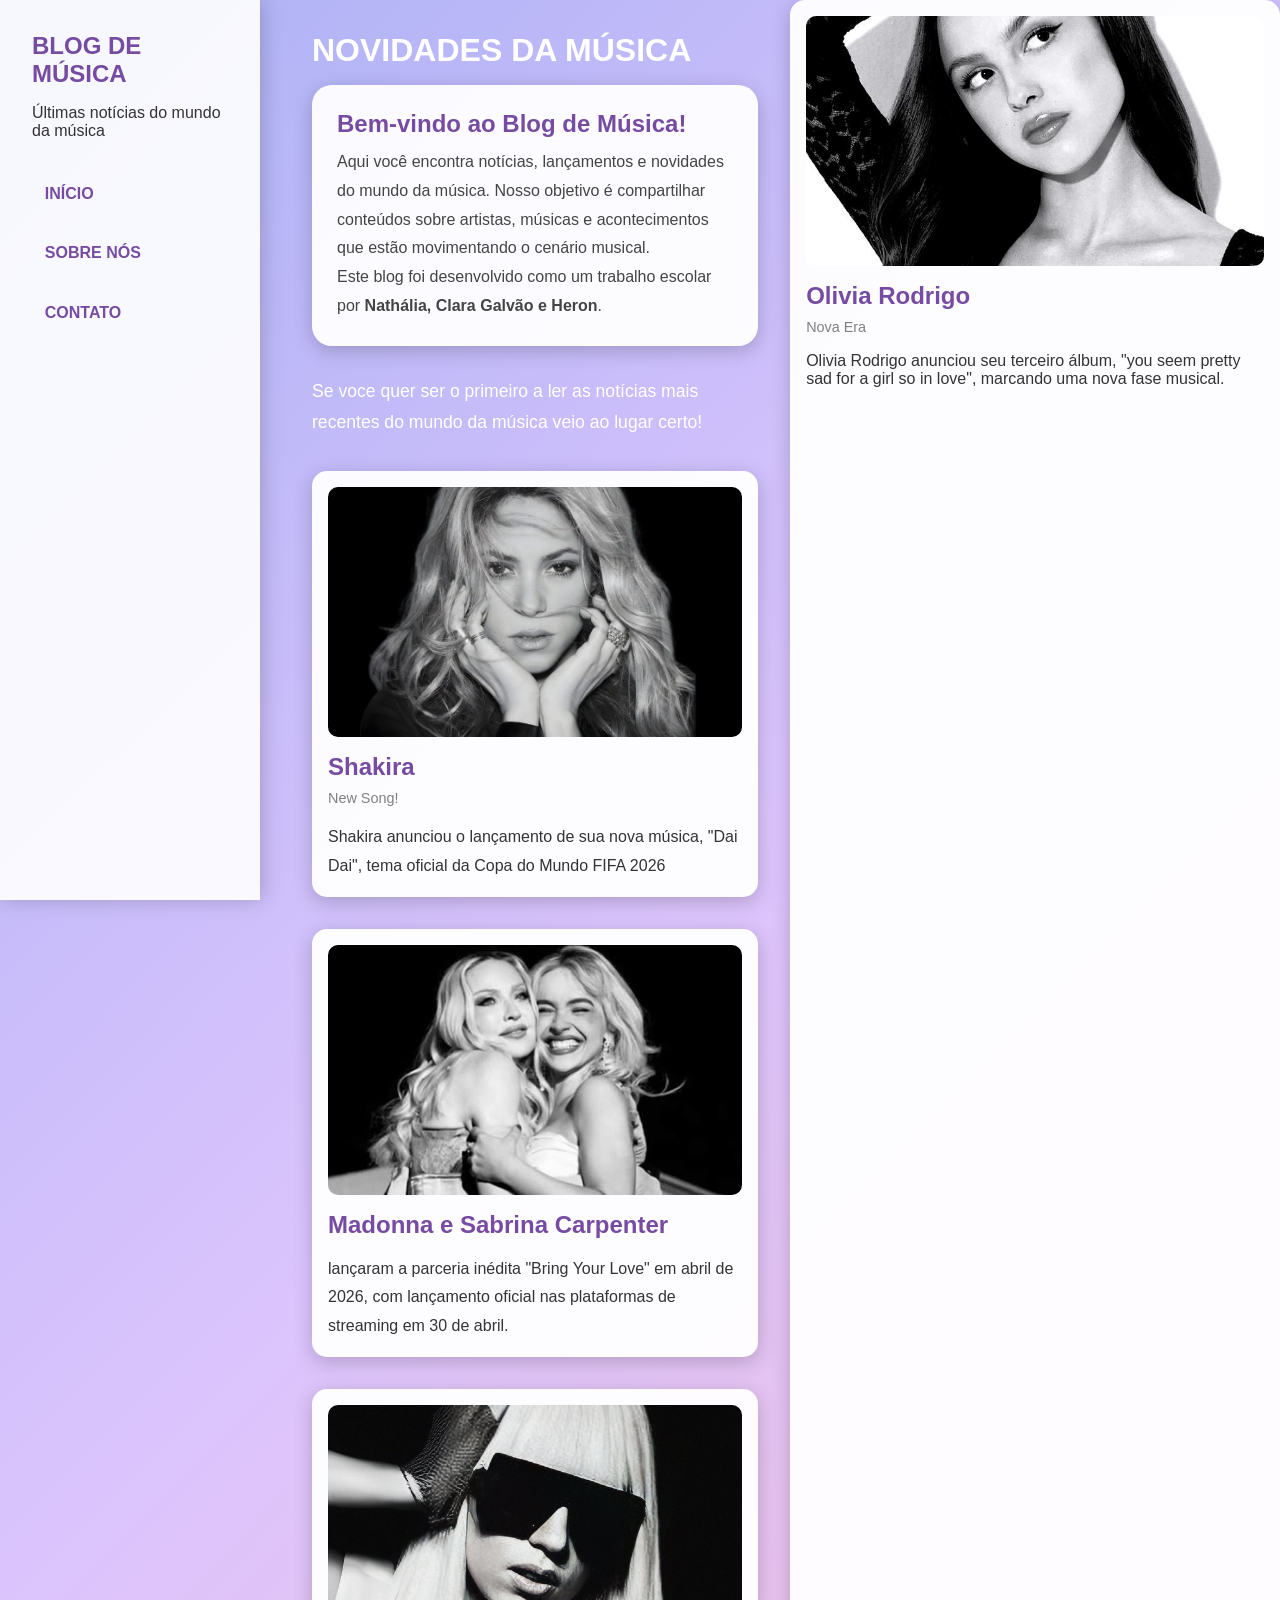
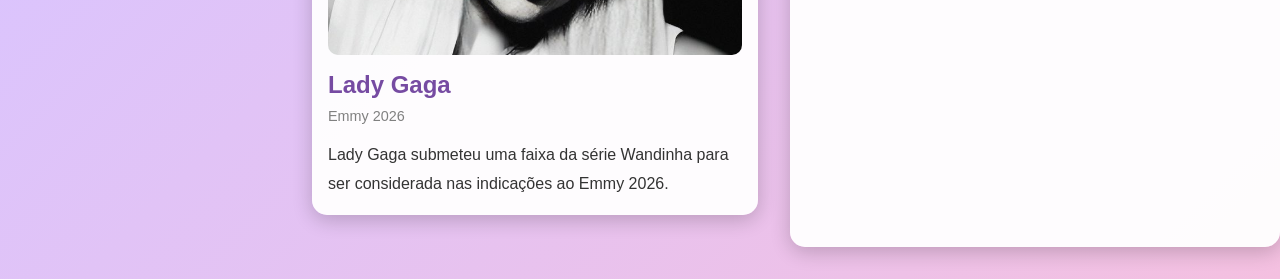
<file: index.html>
<!DOCTYPE html>
<html lang="pt-br">
<head>
    <meta charset="UTF-8">
    <meta name="viewport" content="width=device-width, initial-scale=1.0">
    <title>Blog de Música</title>
    <link rel="stylesheet" href="css/style.css">
</head>
<body>

    <div class="sidebar">
        <h2>BLOG DE MÚSICA</h2>
        <p>Últimas notícias do mundo da música</p>

        <nav>
            <a href="#">INÍCIO</a>
            <a href="sobre.html">SOBRE NÓS</a>
            <a href="contato.html">CONTATO</a>
        </nav>
    </div>

    <div class="conteudo">

        <h1>NOVIDADES DA MÚSICA</h1>
        <div class="inicio-box">

    <h2>Bem-vindo ao Blog de Música!</h2>

    <p>
        Aqui você encontra notícias, lançamentos e novidades do mundo da música.
        Nosso objetivo é compartilhar conteúdos sobre artistas, músicas e
        acontecimentos que estão movimentando o cenário musical.
    </p>

    <p>
        Este blog foi desenvolvido como um trabalho escolar por
        <strong>Nathália, Clara Galvão e Heron</strong>.
    </p>

</div>

        <p class="descricao">
            Se voce quer ser o primeiro a ler as notícias mais 
            recentes do mundo da música veio ao lugar certo!
        </p>

        <a href="shakira.html" class="post">
            <img src="shakira.img.jpg" alt="Imagem">

    <div class="texto">
        <h2>Shakira</h2>
        <span>New Song!</span>

        <p>
            Shakira anunciou o lançamento de sua nova música, "Dai Dai", 
                    tema oficial da Copa do Mundo FIFA 2026
        </p>
    </div>
</a>

        <a href="sabrina.html" class="post">
    <img src="sabrina.img.jpg" alt="Imagem">

    <div class="texto">
        <h2>Madonna e Sabrina Carpenter</h2>

        <p>
            lançaram a parceria inédita "Bring Your Love" em abril de 2026,
            com lançamento oficial nas plataformas de streaming em 30 de abril.
        </p>
    </div>
</a>

<a href="gaga.html" class="post">
    <img src="lady-gaga.png" alt="post">

    <div class="texto">
        <h2>Lady Gaga</h2>
        <span>Emmy 2026</span>

        <p>
            Lady Gaga submeteu uma faixa da série Wandinha para ser
            considerada nas indicações ao Emmy 2026.
        </p>
    </div>
</a>

</div>
<a href="olivia.html" class="post">

    <img src="olivia.jpg" alt="Olivia Rodrigo">

    <div class="texto">
        <h2>Olivia Rodrigo</h2>
        <span>Nova Era</span>

        <p>
            Olivia Rodrigo anunciou seu terceiro álbum,
            "you seem pretty sad for a girl so in love",
            marcando uma nova fase musical.
        </p>
    </div>

</a>
</file>
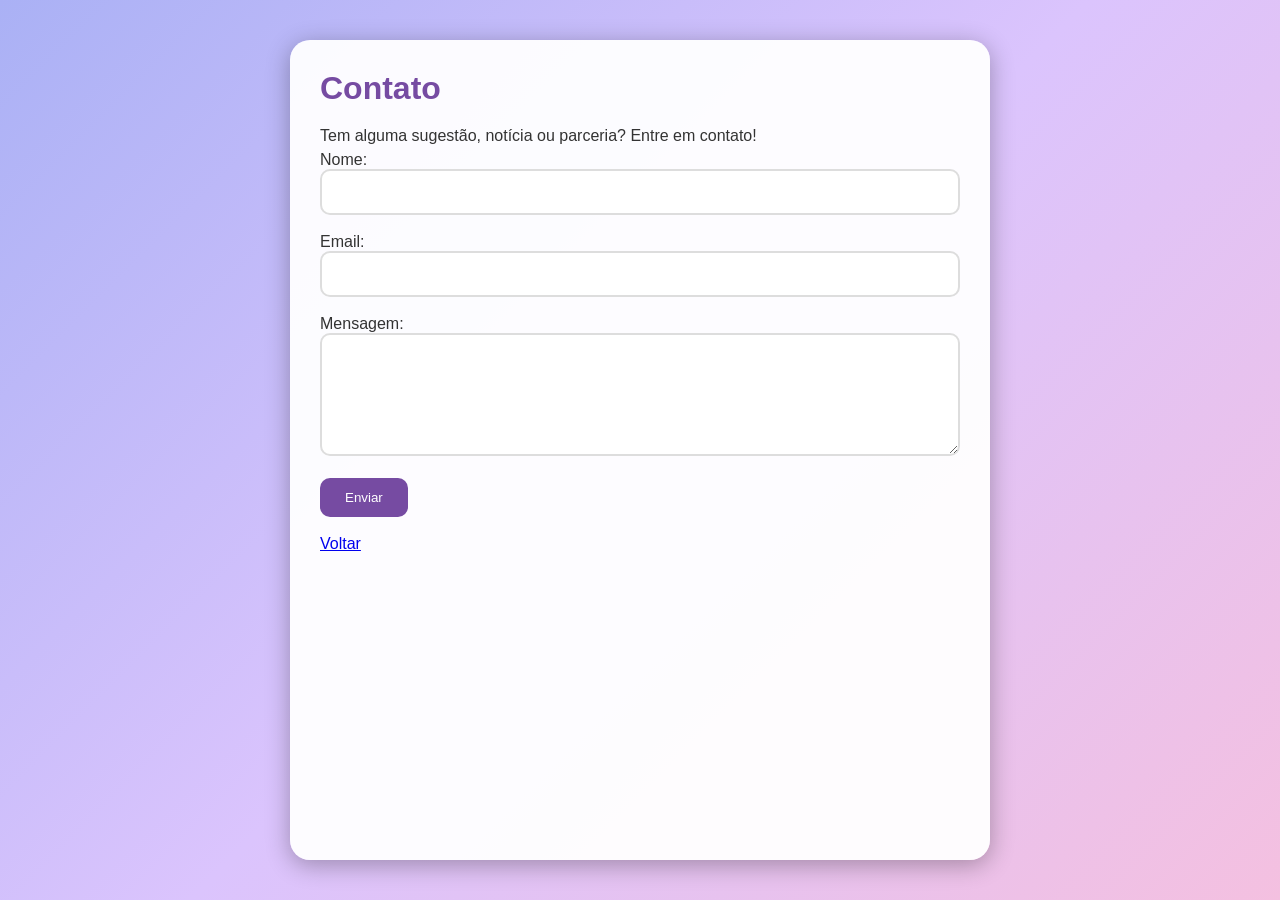
<file: contato.html>
<!DOCTYPE html>
<html lang="pt-br">

<head>
    <meta charset="UTF-8">
    <title>Contato</title>
    <link rel="stylesheet" href="css/style.css">
</head>

<body>

<div class="conteudo contato">

    <h1>Contato</h1>

    <p>
        Tem alguma sugestão, notícia ou parceria? Entre em contato!
    </p>

    <form>

        <label>Nome:</label><br>
        <input type="text"><br><br>

        <label>Email:</label><br>
        <input type="email"><br><br>

        <label>Mensagem:</label><br>
        <textarea rows="5"></textarea><br><br>

        <button type="submit">Enviar</button>

    </form>

    <br>

    <a href="index.html">Voltar</a>

</div>

</body>
</html>
</file>
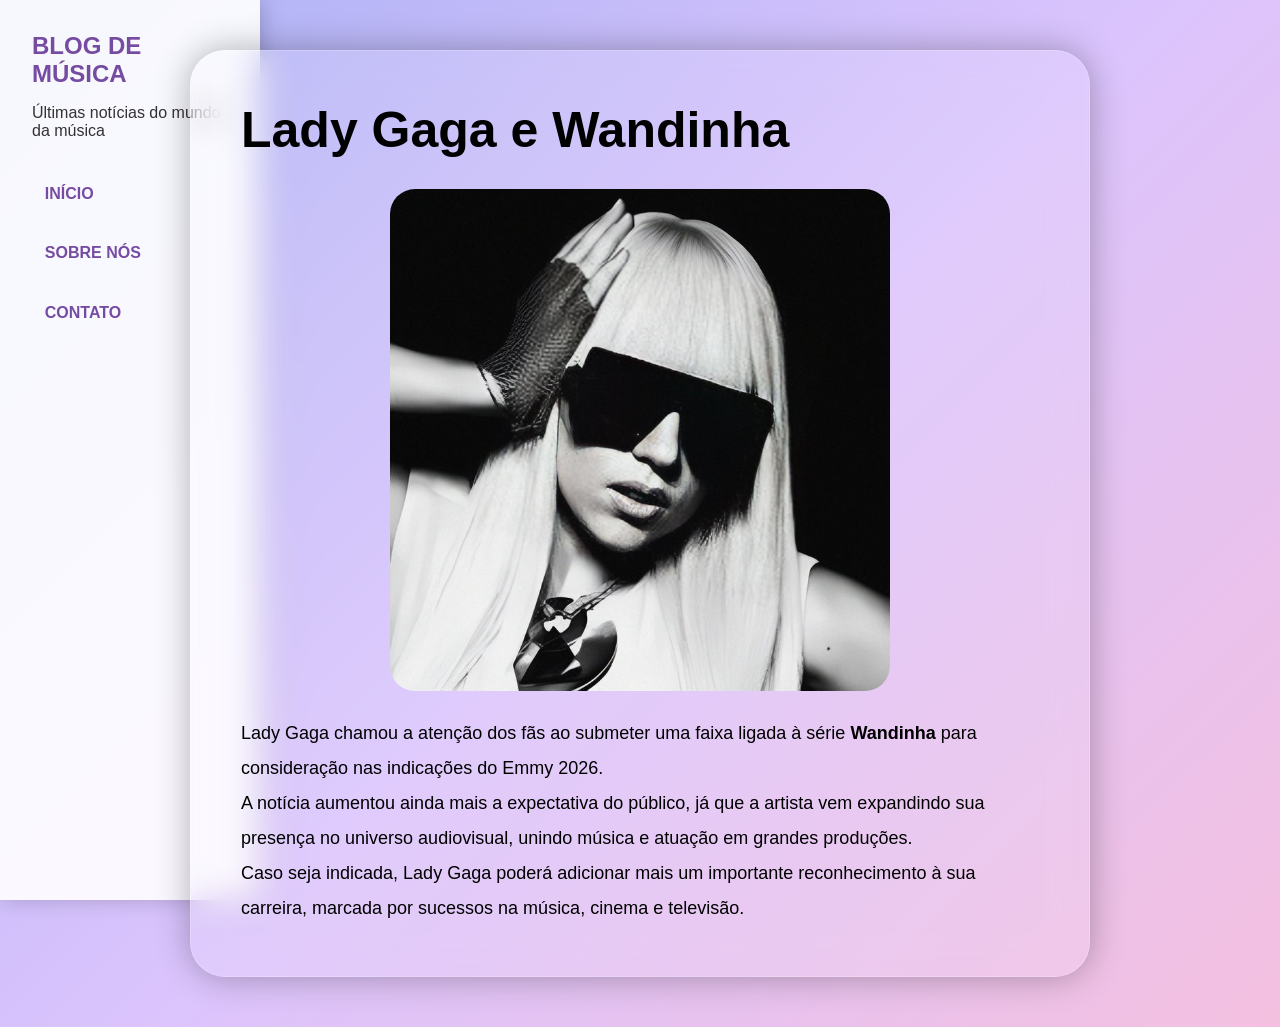
<file: gaga.html>
<!DOCTYPE html>
<html lang="pt-br">
<head>
    <meta charset="UTF-8">
    <meta name="viewport" content="width=device-width, initial-scale=1.0">
    <title>Lady Gaga</title>
    <link rel="stylesheet" href="css/style.css">
</head>
<body>

<div class="sidebar">
    <h2>BLOG DE MÚSICA</h2>
    <p>Últimas notícias do mundo da música</p>

    <nav>
        <a href="index.html">INÍCIO</a>
        <a href="sobre.html">SOBRE NÓS</a>
        <a href="contato.html">CONTATO</a>
    </nav>
</div>
<div class="pagina-artista">

    <h1>Lady Gaga e Wandinha</h1>

    <img src="lady-gaga.png" alt="Lady Gaga">

    <p>
        Lady Gaga chamou a atenção dos fãs ao submeter uma faixa ligada
        à série <strong>Wandinha</strong> para consideração nas indicações
        do Emmy 2026.
    </p>

    <p>
        A notícia aumentou ainda mais a expectativa do público, já que a
        artista vem expandindo sua presença no universo audiovisual,
        unindo música e atuação em grandes produções.
    </p>

    <p>
        Caso seja indicada, Lady Gaga poderá adicionar mais um importante
        reconhecimento à sua carreira, marcada por sucessos na música,
        cinema e televisão.
    </p>

</body>
</html>
</file>
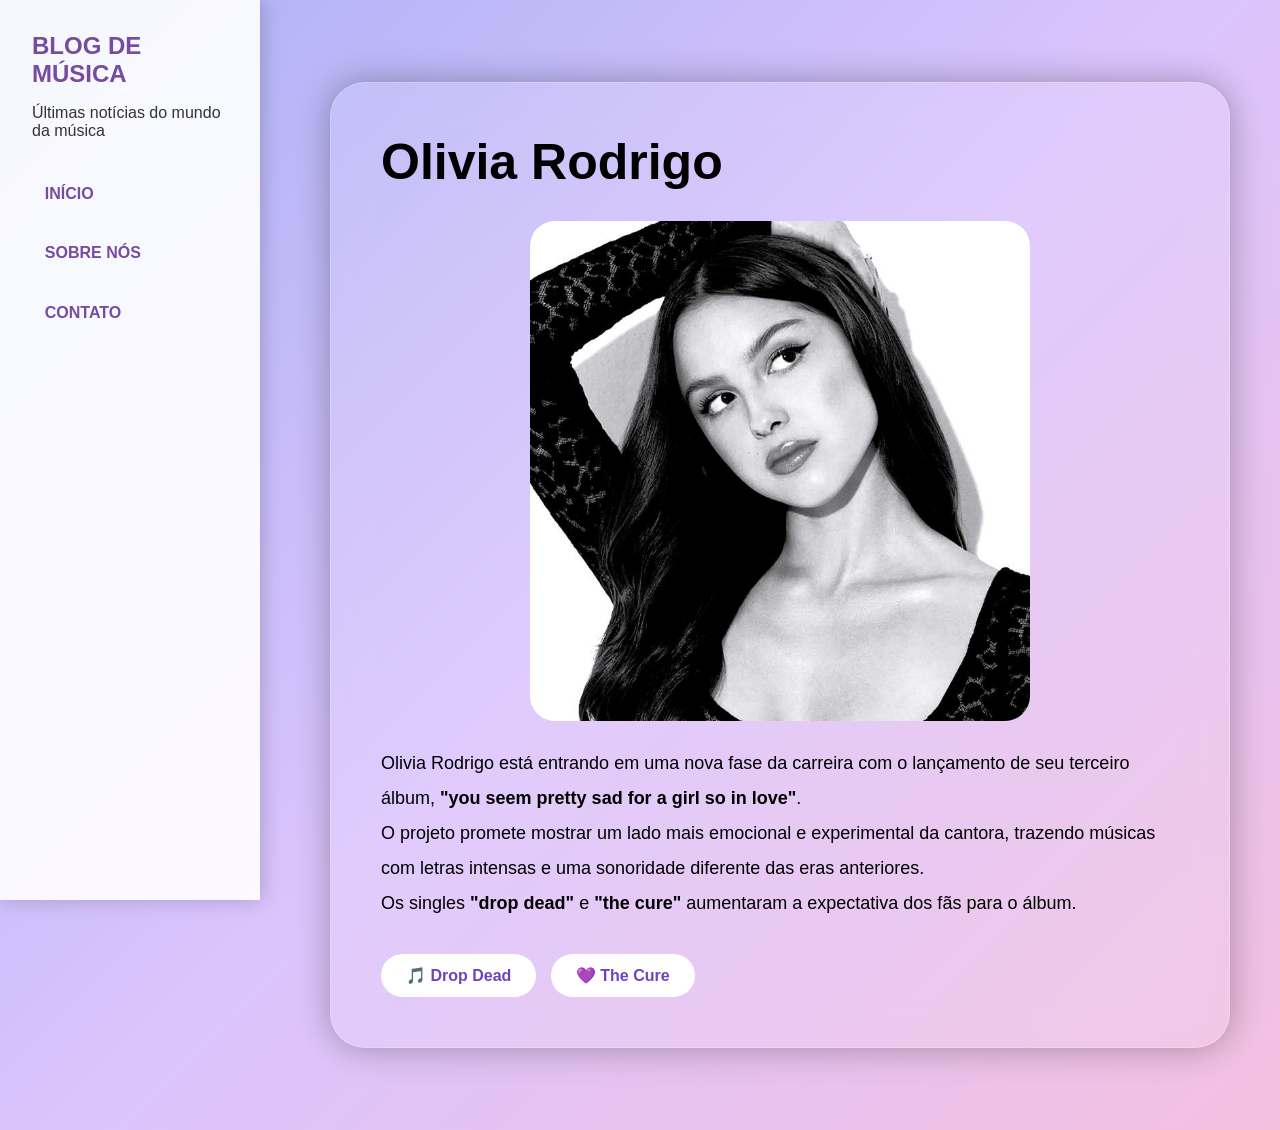
<file: olivia.html>
<!DOCTYPE html>
<html lang="pt-br">
<head>
    <meta charset="UTF-8">
    <meta name="viewport" content="width=device-width, initial-scale=1.0">
    <title>Olivia Rodrigo</title>
    <link rel="stylesheet" href="css/style.css">
</head>
<body>

<div class="sidebar">
    <h2>BLOG DE MÚSICA</h2>
    <p>Últimas notícias do mundo da música</p>

    <nav>
        <a href="index.html">INÍCIO</a>
        <a href="sobre.html">SOBRE NÓS</a>
        <a href="contato.html">CONTATO</a>
    </nav>
</div>

<div class="conteudo">

    <div class="pagina-artista">

        <h1>Olivia Rodrigo</h1>

        <img src="olivia.jpg" alt="Olivia Rodrigo">

        <p>
            Olivia Rodrigo está entrando em uma nova fase da carreira com o
            lançamento de seu terceiro álbum,
            <strong>"you seem pretty sad for a girl so in love"</strong>.
        </p>

        <p>
            O projeto promete mostrar um lado mais emocional e experimental
            da cantora, trazendo músicas com letras intensas e uma sonoridade
            diferente das eras anteriores.
        </p>

        <p>
            Os singles <strong>"drop dead"</strong> e
            <strong>"the cure"</strong> aumentaram a expectativa dos fãs
            para o álbum.
        </p>

        <br>
<a href="https://youtu.be/78wrful9cVU?si=jKS37yoPMU47M9HX"
   target="_blank"
   class="botao-musica">
   🎵 Drop Dead
</a>

<a href="https://youtu.be/B402rKl4bUg?si=3FQ3ETk4iIo__JU9"
   target="_blank"
   class="botao-musica">
   💜 The Cure
</a>
        
</body>
</html>
</file>
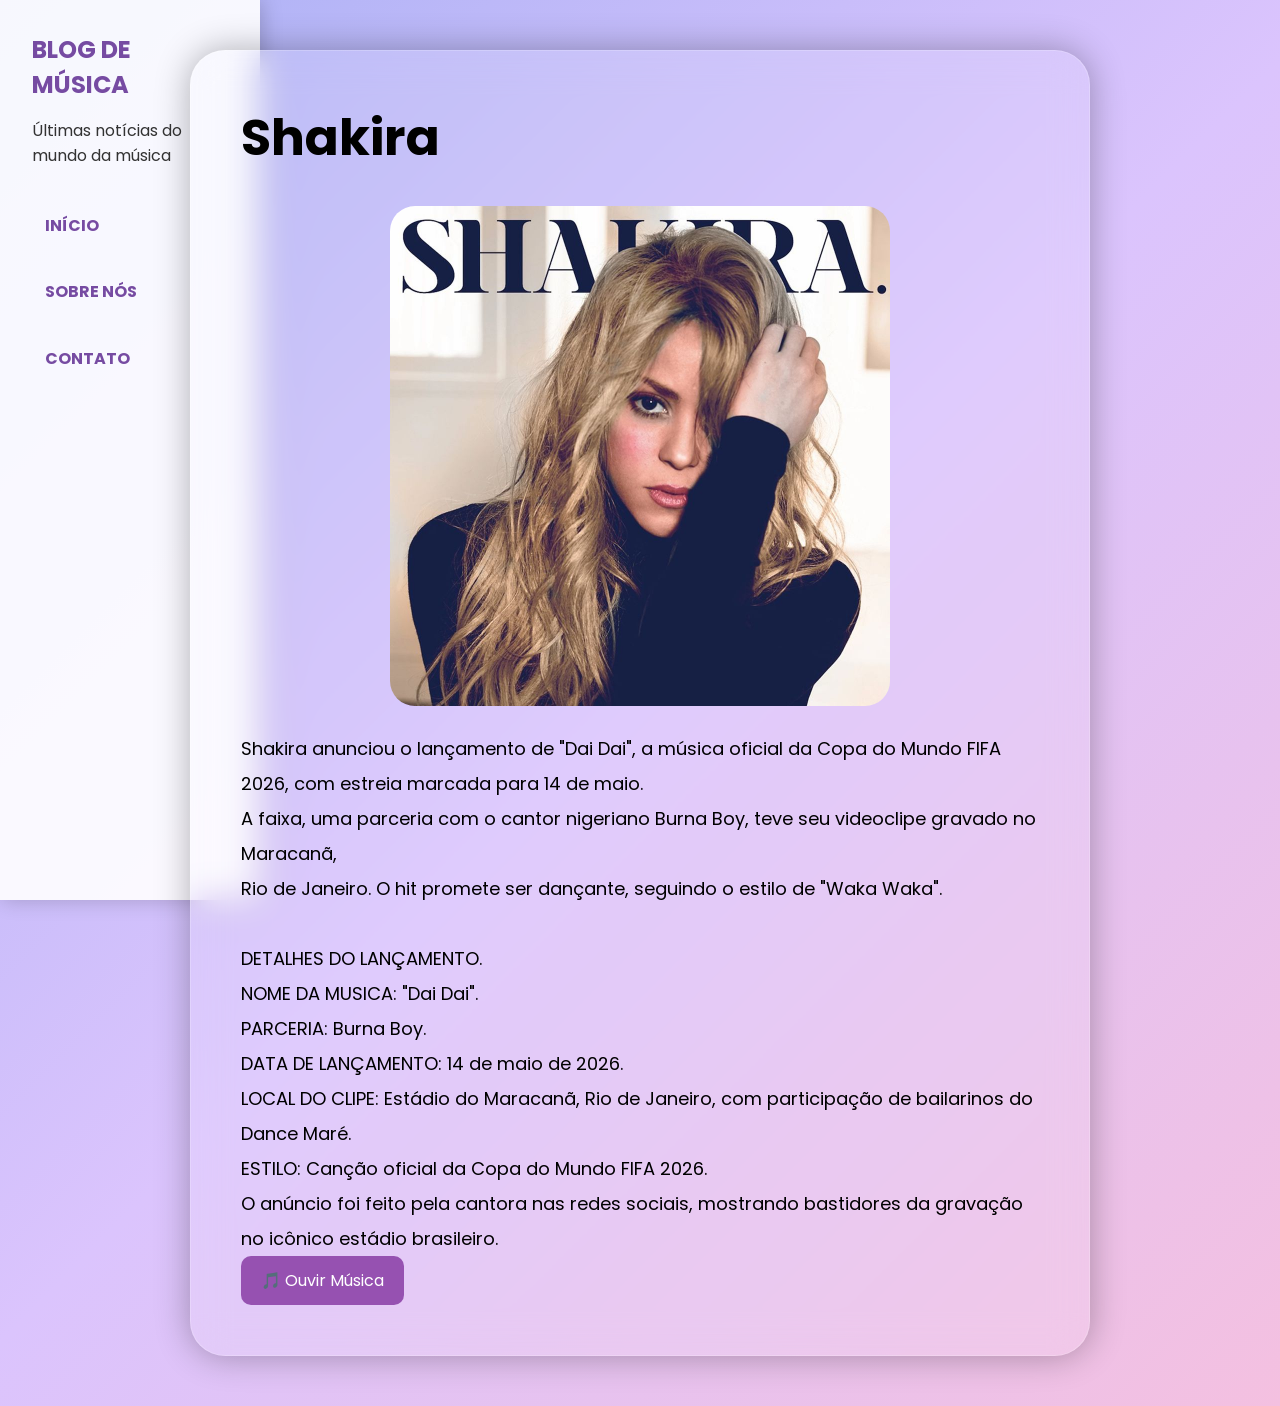
<file: shakira.html>
<!DOCTYPE html>
<html lang="pt-br">
<head>
    <meta charset="UTF-8">
    <meta name="viewport" content="width=device-width, initial-scale=1.0">
    <title>Olivia Rodrigo</title>
    <link rel="stylesheet" href="css/style.css">
<title>Shakira</title>
<link rel="preconnect" href="https://fonts.googleapis.com">

<link rel="preconnect" href="https://fonts.gstatic.com" crossorigin>

<link href="https://fonts.googleapis.com/css2?family=Poppins:wght@300;400;700&display=swap" rel="stylesheet">
</head>
<body>

<div class="sidebar">
    <h2>BLOG DE MÚSICA</h2>
    <p>Últimas notícias do mundo da música</p>

    <nav>
        <a href="index.html">INÍCIO</a>
        <a href="sobre.html">SOBRE NÓS</a>
        <a href="contato.html">CONTATO</a>
    </nav>
</div>

<body>

<div class="pagina-artista">


<h1>Shakira</h1>

<img src="waka waka.jpg" width="500">

<p>
    Shakira anunciou o lançamento de "Dai Dai", a música oficial da Copa do Mundo FIFA 2026, com estreia marcada para 14 de maio.<br>
     A faixa, uma parceria com o cantor nigeriano Burna Boy, teve seu videoclipe gravado no Maracanã,<br>
      Rio de Janeiro. O hit promete ser dançante, seguindo o estilo de "Waka Waka".<br>

      <br>DETALHES DO LANÇAMENTO.<br>
      NOME DA MUSICA: "Dai Dai".<br>
      PARCERIA: Burna Boy.<br>
      DATA DE LANÇAMENTO: 14 de maio de 2026.<br>
      LOCAL DO CLIPE: Estádio do Maracanã, Rio de Janeiro, com participação de bailarinos do Dance Maré.<br>
      ESTILO: Canção oficial da Copa do Mundo FIFA 2026.<br>
      O anúncio foi feito pela cantora nas redes sociais, mostrando bastidores da gravação no icônico estádio brasileiro.
</p>

<a href="https://youtu.be/fcnDmrtj6Sk?si=Sf3MAKPe5bRKDBsm" target="_blank" class="musica-shakira">
    🎵 Ouvir Música <br>
</a>

</div>

</body>
</html>
</file>
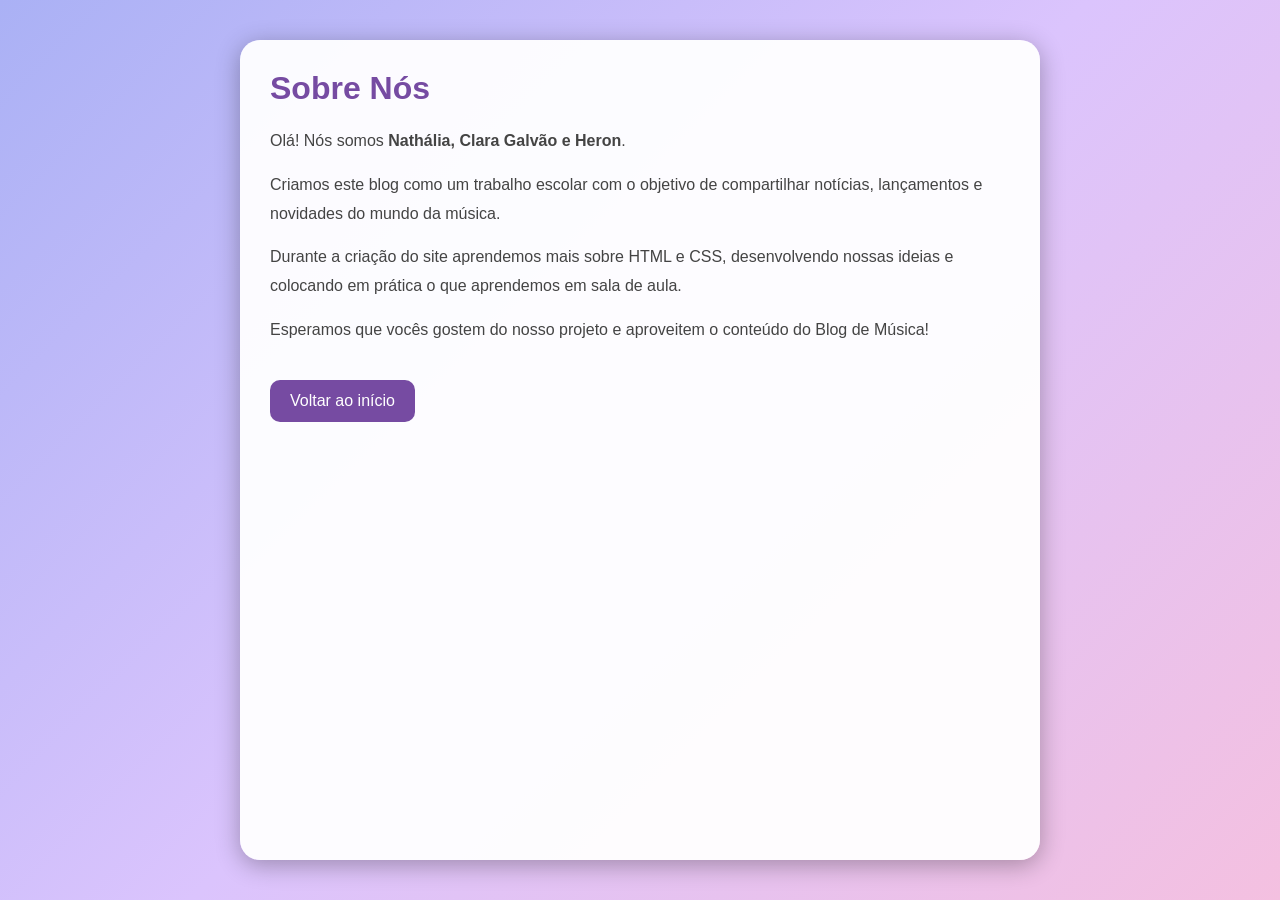
<file: sobre.html>
<!DOCTYPE html>
<html lang="pt-br">

<head>
    <meta charset="UTF-8">
    <meta name="viewport" content="width=device-width, initial-scale=1.0">
    <title>Sobre Mim</title>
    <link rel="stylesheet" href="css/style.css">
</head>

<body>

<div class="conteudo sobre">

    <h1>Sobre Nós</h1>
<p>
    Olá! Nós somos <strong>Nathália, Clara Galvão e Heron</strong>.
</p>

<p>
    Criamos este blog como um trabalho escolar com o objetivo de compartilhar
    notícias, lançamentos e novidades do mundo da música.
</p>

<p>
    Durante a criação do site aprendemos mais sobre HTML e CSS,
    desenvolvendo nossas ideias e colocando em prática o que aprendemos
    em sala de aula.
</p>

<p>
    Esperamos que vocês gostem do nosso projeto e aproveitem o conteúdo
    do Blog de Música!
</p>
    
    

    <a href="index.html">Voltar ao início</a>

</div>

</body>
</html>
</file>
<file: css/style.css>
*{
    margin: 0;
    padding: 0;
    box-sizing: border-box;
}

/* FUNDO */
body{
    font-family: 'Segoe UI', Tahoma, Geneva, Verdana, sans-serif;
    background:
linear-gradient(
135deg,
#aab1f5,
#dbc4fd,
#f4c0e0
);
    min-height: 100vh;
    display: flex;
    color: #333;
}

/* MENU LATERAL */
.sidebar{
    width: 260px;
    background-color: rgba(255,255,255,0.9);
    padding: 2rem;
    box-shadow: 2px 0 20px rgba(0,0,0,0.2);
    position: fixed;
    height: 100vh;
}

.sidebar h2{
    color: #764ba2;
    margin-bottom: 1rem;
}

.sidebar p{
    margin-bottom: 2rem;
}

.sidebar nav{
    display: flex;
    flex-direction: column;
    gap: 1rem;
}

.sidebar nav a{
    text-decoration: none;
    color: #764ba2;
    font-weight: bold;
    padding: 0.8rem;
    border-radius: 10px;
    transition: 0.3s ease;
}

.sidebar nav a:hover{
    background-color: #764ba2;
    color: white;
}

/* CONTEÚDO */
.conteudo{
    margin-left: 280px;
    padding: 2rem;
    width: 100%;
}

.conteudo h1{
    color: white;
    margin-bottom: 1rem;
}

.descricao{
    color: white;
    margin-bottom: 2rem;
    font-size: 1.1rem;
}

/* POSTS */
.post{
    background-color: rgba(255,255,255,0.95);
    display: flex;
    gap: 1rem;
    padding: 1rem;
    border-radius: 15px;
    margin-bottom: 2rem;
    box-shadow: 0 5px 20px rgba(0,0,0,0.2);
    transition: transform 0.3s;
}

.post:hover{
    transform: translateY(-5px);
}

.post img{
    border-radius: 10px;
    width: 250px;
    height: 150px;
    object-fit: cover;
}

.texto h2{
    color: #764ba2;
    margin-bottom: 0.5rem;
}

.texto span{
    font-size: 0.9rem;
    color: gray;
}

.texto p{
    margin-top: 1rem;
}

/* RESPONSIVO */
@media(max-width: 768px){

    body{
        flex-direction: column;
    }

    .sidebar{
        position: relative;
        width: 100%;
        height: auto;
    }

    .conteudo{
        margin-left: 0;
    }

    .post{
        flex-direction: column;
    }

    .post img{
        width: 100%;
        height: auto;
    }
}

/* POSTS */
.post{
    background-color: rgba(255,255,255,0.95);
    display: flex;
    flex-direction: column;
    gap: 1rem;
    padding: 1rem;
    border-radius: 15px;
    margin-bottom: 2rem;
    box-shadow: 0 5px 20px rgba(0,0,0,0.2);
    transition: 0.3s ease;
    overflow: hidden;
    text-decoration: none;
    color: inherit;
    width: 100%;
    max-width: 500px;
}

.post:hover{
    transform: translateY(-5px);
    box-shadow: 0 10px 30px rgba(0,0,0,0.3);
}

.post img{
    width: 100%;
    height: 250px;
    object-fit: cover;
    border-radius: 10px;
    transition: 0.4s;
}

.post:hover img{
    transform: scale(1.05);
}



.conteudo p{
    line-height: 1.8;
    max-width: 800px;
}
.contato{
    background: rgba(255,255,255,0.95);
    padding: 30px;
    border-radius: 20px;
    max-width: 700px;
    margin: 40px auto;
    box-shadow: 0 5px 25px rgba(0,0,0,0.3);
}

.contato h1{
    color: #764ba2;
    margin-bottom: 15px;
}

.contato input,
.contato textarea{
    width: 100%;
    padding: 12px;
    border: 2px solid #ddd;
    border-radius: 10px;
    font-size: 16px;
}

.contato button{
    background: #764ba2;
    color: white;
    border: none;
    padding: 12px 25px;
    border-radius: 10px;
    cursor: pointer;
    transition: 0.3s;
}

.contato button:hover{
    background: #5a3480;
}


.sobre{
    background: rgba(255,255,255,0.95);
    padding: 30px;
    border-radius: 20px;
    max-width: 800px;
    margin: 40px auto;
    box-shadow: 0 5px 25px rgba(0,0,0,0.3);
}

.sobre h1{
    color: #764ba2;
    margin-bottom: 20px;
}

.sobre p{
    color: #444;
    line-height: 1.8;
    margin-bottom: 15px;
}

.sobre a{
    display: inline-block;
    margin-top: 20px;
    background: #764ba2;
    color: white;
    padding: 12px 20px;
    border-radius: 10px;
    text-decoration: none;
    transition: 0.3s;
}

.sobre a:hover{
    background: #5a3480;
}
.inicio-box{
    background: rgba(255,255,255,0.95);
    padding: 25px;
    border-radius: 20px;
    margin-bottom: 30px;
    box-shadow: 0 5px 20px rgba(0,0,0,0.2);
}

.inicio-box h2{
    color: #764ba2;
    margin-bottom: 10px;
}

.inicio-box p{
    color: #444;
    line-height: 1.8;
}
.pagina-gaga{
    background: rgba(255,255,255,0.95);
    padding: 30px;
    border-radius: 20px;
    max-width: 900px;
    margin: 40px auto;
    box-shadow: 0 5px 25px rgba(0,0,0,0.3);
}

.pagina-gaga h1{
    color: #764ba2;
}

.pagina-gaga img{
    width: 500px;
    max-width: 100%;
    height: auto;
    border-radius: 20px;
    display: block;
    margin: 20px auto;
    box-shadow: 0 5px 20px rgba(0,0,0,0.3);
}

.pagina-gaga p{
    color: #444;
    line-height: 1.8;
}

.musica-sabrina{
    display: inline-block;
    background: #9651b1;
    color: white;
    padding: 12px 20px;
    border-radius: 10px;
    text-decoration: none;
    margin-right: 10px;
    transition: 0.3s;
}

.musica-sabrina:hover{
    background: #9268ad;
}

.shakira-pagina{
    background: rgba(255,255,255,0.95);
    padding: 30px;
    border-radius: 20px;
    max-width: 900px;
    margin: 40px auto;
    box-shadow: 0 5px 25px rgba(0,0,0,0.3);
}

.shakira-pagina h1{
    color: #764ba2;
}

.shakira-pagina img{
    width: 500px;
    max-width: 100%;
    height: auto;
    border-radius: 20px;
    display: block;
    margin: 20px auto;
    box-shadow: 0 5px 20px rgba(0,0,0,0.3);
}

.shakira-pagina p{
    color: #444;
    line-height: 1.8;
}

/* PÁGINA SABRINA */

.sabrina-pagina{

    width:900px;

    margin:50px auto;

    padding:50px;

    border-radius:35px;

    background: rgba(255,255,255,0.12);

    backdrop-filter: blur(18px);

    border:1px solid rgba(255,255,255,0.2);

    box-shadow:0px 0px 35px rgba(0,0,0,0.3);
}

/* TÍTULO */

.sabrina-pagina h1{

    font: size 30px;

    color:white;

    margin-bottom:35px;

    letter-spacing:-2px;
}

/* IMAGEM */

.sabrina-pagina img{

    width:500px;

    max-width:100%;

    height:auto;

    border-radius:25px;

    display:block;

    margin:25px auto;

    box-shadow:0px 0px 30px rgba(0,0,0,0.4);

    transition:0.4s;
}

.sabrina-pagina img:hover{

    transform:scale(1.03);
}

/* TEXTO */

.sabrina-pagina p{

    color:#f1f1f1;

    font: size 16px;

    line-height:45px;
}

.sabrina-pagina h1{
    color: #764ba2;
}

.sabrina-pagina img{
    width: 500px;
    max-width: 100%;
    height: auto;
    border-radius: 20px;
    display: block;
    margin: 20px auto;
    box-shadow: 0 5px 20px rgba(0,0,0,0.3);
}

.sabrina-pagina p{
    color: #444;
    line-height: 1.8;
}

.musica-shakira{
    display: inline-block;
    background: #9651b1;
    color: white;
    padding: 12px 20px;
    border-radius: 10px;
    text-decoration: none;
    margin-right: 10px;
    transition: 0.3s;
}

.musica-shakira:hover{
    background: #9268ad;
}
body{
    font-family: 'Poppins', sans-serif;
}
.pagina-artista{

    width:900px;

    margin:50px auto;

    padding:50px;

    border-radius:35px;

    background: rgba(255,255,255,0.12);

    backdrop-filter: blur(18px);

    border:1px solid rgba(255,255,255,0.2);

    box-shadow:0px 0px 35px rgba(0,0,0,0.3);
}

.pagina-artista h1{

    font-size:50px;

    color:rgb(0, 0, 0);

    margin-bottom:30px;
}

.pagina-artista img{

    width:500px;

    max-width:100%;

    display:block;

    margin:25px auto;

    border-radius:25px;

    transition:0.4s;
}

.pagina-artista img:hover{

    transform:scale(1.03);
}

.pagina-artista p{

    color:#000000;

    font-size:18px;

    line-height:35px;
}
.botao-musica{

    display:inline-block;

    background:white;

    color:#6f42c1;

    padding:12px 25px;

    border-radius:30px;

    text-decoration:none;

    font-weight:bold;

    transition:0.3s;
}

.botao-musica:hover{

    transform:scale(1.05);

    background:#f5f5f5;
}
body{

    font-family:'Poppins', sans-serif;

    background: linear-gradient(
        135deg,
        #aab1f5,
        #dbc4fd,
        #f4c0e0
    );

    min-height:100vh;
}
.noticia{
    background: rgba(255,255,255,0.8);
    border-radius: 20px;
    padding: 20px;
    margin-bottom: 30px;
    box-shadow: 0 5px 20px rgba(0,0,0,0.2);
}

.noticia img{
    width: 100%;
    border-radius: 15px;
}

.noticia h2 a{
    text-decoration: none;
    color: #764ba2;
}
/*BOTAO MUSICA OLIVIA RODRIGO*/
.botao-musica{
    display:inline-block;
    background:white;
    color:#6f42c1;
    padding:12px 25px;
    border-radius:30px;
    text-decoration:none;
    font-weight:bold;
    transition:0.3s;
    margin-right:10px;
    margin-top:15px;
}

.botao-musica:hover{
    transform:scale(1.05);
    background:#f5f5f5;
}
</file>
